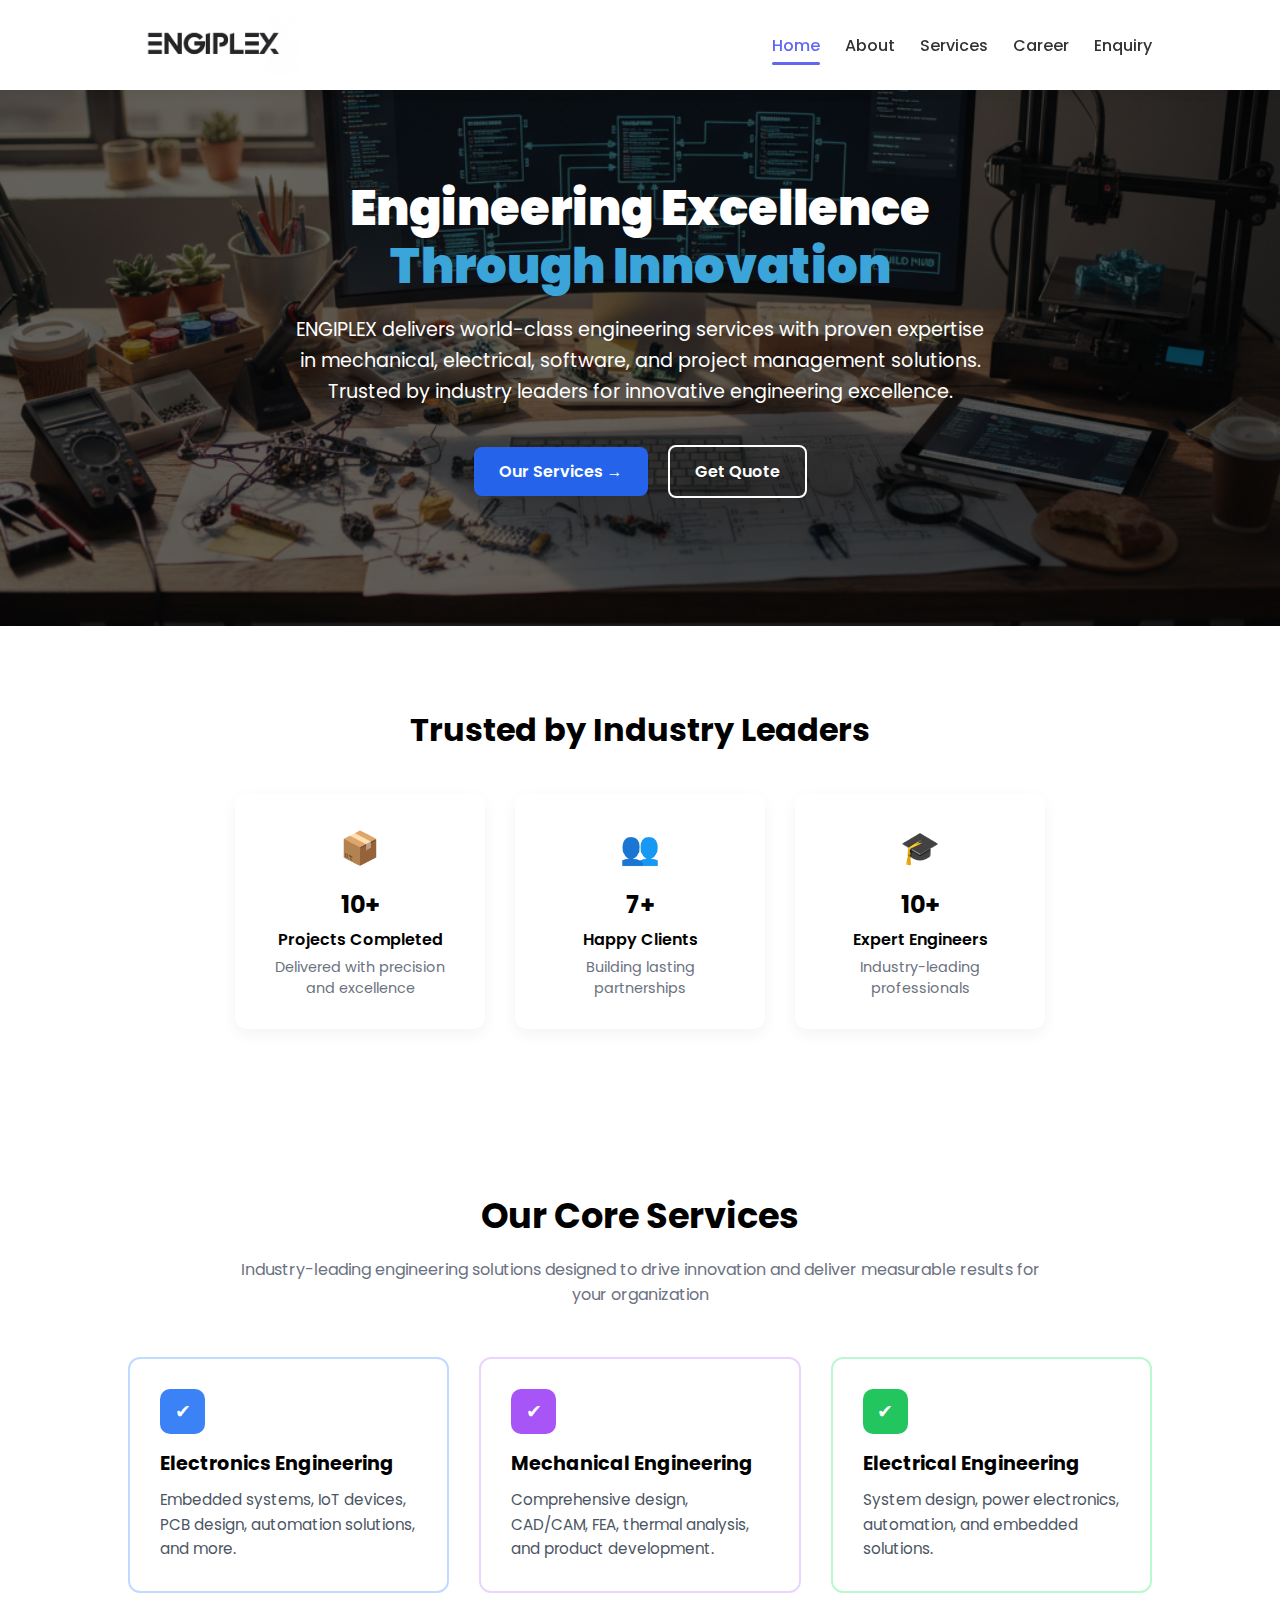
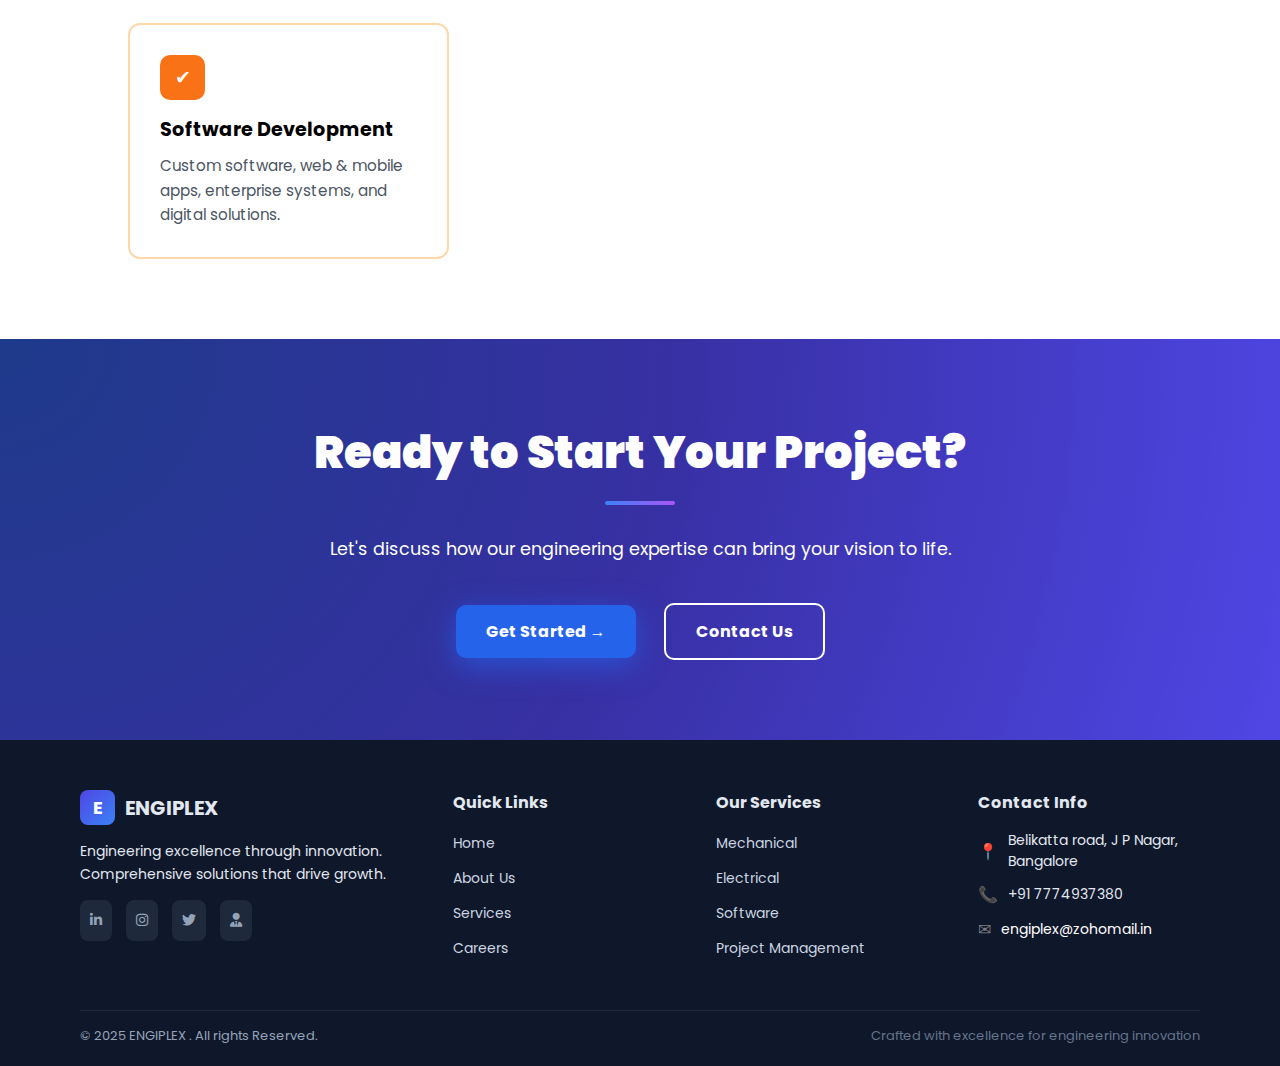
<file: index.html>
<!DOCTYPE html>
<html lang="en">
<head>
  <meta charset="UTF-8" />
  <meta name="viewport" content="width=device-width, initial-scale=1" />
  <title>ENGIPLEX</title>
  <link rel="icon" type="image/x-icon" href="/letter-e.png">
  <link rel="stylesheet" href="style.css" />
  <link href="https://fonts.googleapis.com/css2?family=Poppins:wght@300;400;500;600;700&display=swap" rel="stylesheet">
  <link rel="stylesheet" href="https://cdnjs.cloudflare.com/ajax/libs/font-awesome/6.4.0/css/all.min.css" />
</head>
<body>
  <!-- Navbar -->
<header>
  <div class="logo">
    <img src="./WhatsApp Image 2025-09-23 at 20.38.59.jpeg" 
         alt="Engiplex" class="logo-img">
  </div>

  <!-- Hamburger -->
  <button class="hamburger" id="hamburger">&#9776;</button>

  <!-- Nav menu -->
  <nav class="nav-menu" id="nav-menu">
    <ul>
      <li><a href="./index.html" class="active">Home</a></li>
      <li><a href="./about.html">About</a></li>
      <li><a href="./services.html">Services</a></li>
      <li><a href="./career.html">Career</a></li>
      <li><a href="./Enquiry.html">Enquiry</a></li>
    </ul>
  </nav>
</header>

  <div class="spacer"></div>

  <!-- Hero Section -->
  <section class="hero">
    <div class="hero-content">
      <h1>
        Engineering Excellence <br />
        <span>Through Innovation</span>
      </h1>
      <p>
        ENGIPLEX delivers world-class engineering services with proven expertise in mechanical,
        electrical, software, and project management solutions. Trusted by industry leaders for
        innovative engineering excellence.
      </p>
      <a href="./services.html" class="btn btn-primary">Our Services →</a>
      <a href="./Enquiry.html" class="btn btn-outline">Get Quote</a>
    </div>
  </section>

  <!-- Stats Section -->
  <section class="stats">
    <h2>Trusted by Industry Leaders</h2>
    <div class="stats-container">
      <div class="stat-box blue">
        <div class="icon">📦</div>
        <h3>10+</h3>
        <p>Projects Completed</p>
        <span>Delivered with precision and excellence</span>
      </div>
      <div class="stat-box purple">
        <div class="icon">👥</div>
        <h3>7+</h3>
        <p>Happy Clients</p>
        <span>Building lasting partnerships</span>
      </div>
      <div class="stat-box green">
        <div class="icon">🎓</div>
        <h3>10+</h3>
        <p>Expert Engineers</p>
        <span>Industry-leading professionals</span>
      </div>
    </div>
  </section>

  <!-- Services -->
  <section class="services" id="services">
    <h2>Our Core Services</h2>
    <p class="subtitle">
      Industry-leading engineering solutions designed to drive innovation and deliver measurable 
      results for your organization
    </p>

    <div class="services-container">
      <div class="service-box blue">
        <div class="icon">✔</div>
        <h3>Electronics Engineering</h3>
        <p>Embedded systems, IoT devices, PCB design, automation solutions, and more.</p>
      </div>

      <div class="service-box purple">
        <div class="icon">✔</div>
        <h3>Mechanical Engineering</h3>
        <p>Comprehensive design, CAD/CAM, FEA, thermal analysis, and product development.</p>
      </div>

      <div class="service-box green">
        <div class="icon">✔</div>
        <h3>Electrical Engineering</h3>
        <p>System design, power electronics, automation, and embedded solutions.</p>
      </div>

      <div class="service-box orange">
        <div class="icon">✔</div>
        <h3>Software Development</h3>
        <p>Custom software, web & mobile apps, enterprise systems, and digital solutions.</p>
      </div>
    </div>
  </section>

  <!-- CTA -->
  <section class="cta">
    <div class="cta-content">
      <h2>Ready to Start Your Project?</h2>
      <div class="underline"></div>
      <p>Let's discuss how our engineering expertise can bring your vision to life.</p>
      <div class="cta-buttons">
        <a href="./Enquiry.html" class="btn btn-primary">Get Started →</a>
        <a href="./Enquiry.html" class="btn btn-outline">Contact Us</a>
      </div>
    </div>
  </section>

  <!-- Footer -->
  <footer>
    <div class="footer-container">
      <div class="footer-logo">
        <h2><span>E</span> ENGIPLEX</h2>
        <p>Engineering excellence through innovation. Comprehensive solutions that drive growth.</p>
        <div class="social-icons">
          <a href="https://www.linkedin.com/in/engiplex-solutions-1778b5385/"><i class="fa-brands fa-linkedin-in"></i></a>
          <a href="https://www.instagram.com/engiplex_solutions?igsh=ajIwdDNiMGxyZDZq"><i class="fa-brands fa-instagram"></i></a>
          <a href="https://x.com/engiplex?t=Xqmq5yQacJiOhjnsV5-pFg&s=08"><i class="fa-brands fa-twitter"></i></a>
          <a href="./admin.html" class="login-btn"><i class="fa-solid fa-user-tie"></i></a>
        </div>
      </div>

      <div>
        <h3>Quick Links</h3>
        <ul>
          <li><a href="./index.html">Home</a></li>
          <li><a href="./about.html">About Us</a></li>
          <li><a href="./services.html">Services</a></li>
          <li><a href="./career.html">Careers</a></li>
        </ul>
      </div>

      <div>
        <h3>Our Services</h3>
        <ul>
          <li><a href="./services.html">Mechanical</a></li>
          <li><a href="./services.html">Electrical</a></li>
          <li><a href="./services.html">Software</a></li>
          <li><a href="./services.html">Project Management</a></li>
        </ul>
      </div>

      <div class="contact-info">
        <h3>Contact Info</h3>
        <p><span>📍</span> Belikatta road, J P Nagar, Bangalore</p>
        <p><span>📞</span> +91 7774937380</p>
        <p><span>✉</span> <a id="ml" href="mailto:engiplex@zohomail.in">engiplex@zohomail.in</a></p>
      </div>
    </div>

    <div class="footer-bottom">
      <p>© 2025 ENGIPLEX . All rights Reserved.</p>
      <p><span>Crafted with excellence for engineering innovation</span></p>
    </div>
  </footer>
  <script>
// Hamburger menu toggle
const hamburger = document.querySelector('.hamburger');
const navMenu = document.querySelector('.nav-menu');

hamburger.addEventListener('click', () => {
  navMenu.classList.toggle('show');
});

// Close mobile menu when a link is clicked
document.querySelectorAll('.nav-menu ul li a').forEach(link => {
  link.addEventListener('click', () => {
    navMenu.classList.remove('show');
  });
});


  </script>
</body>
</html>
</file>
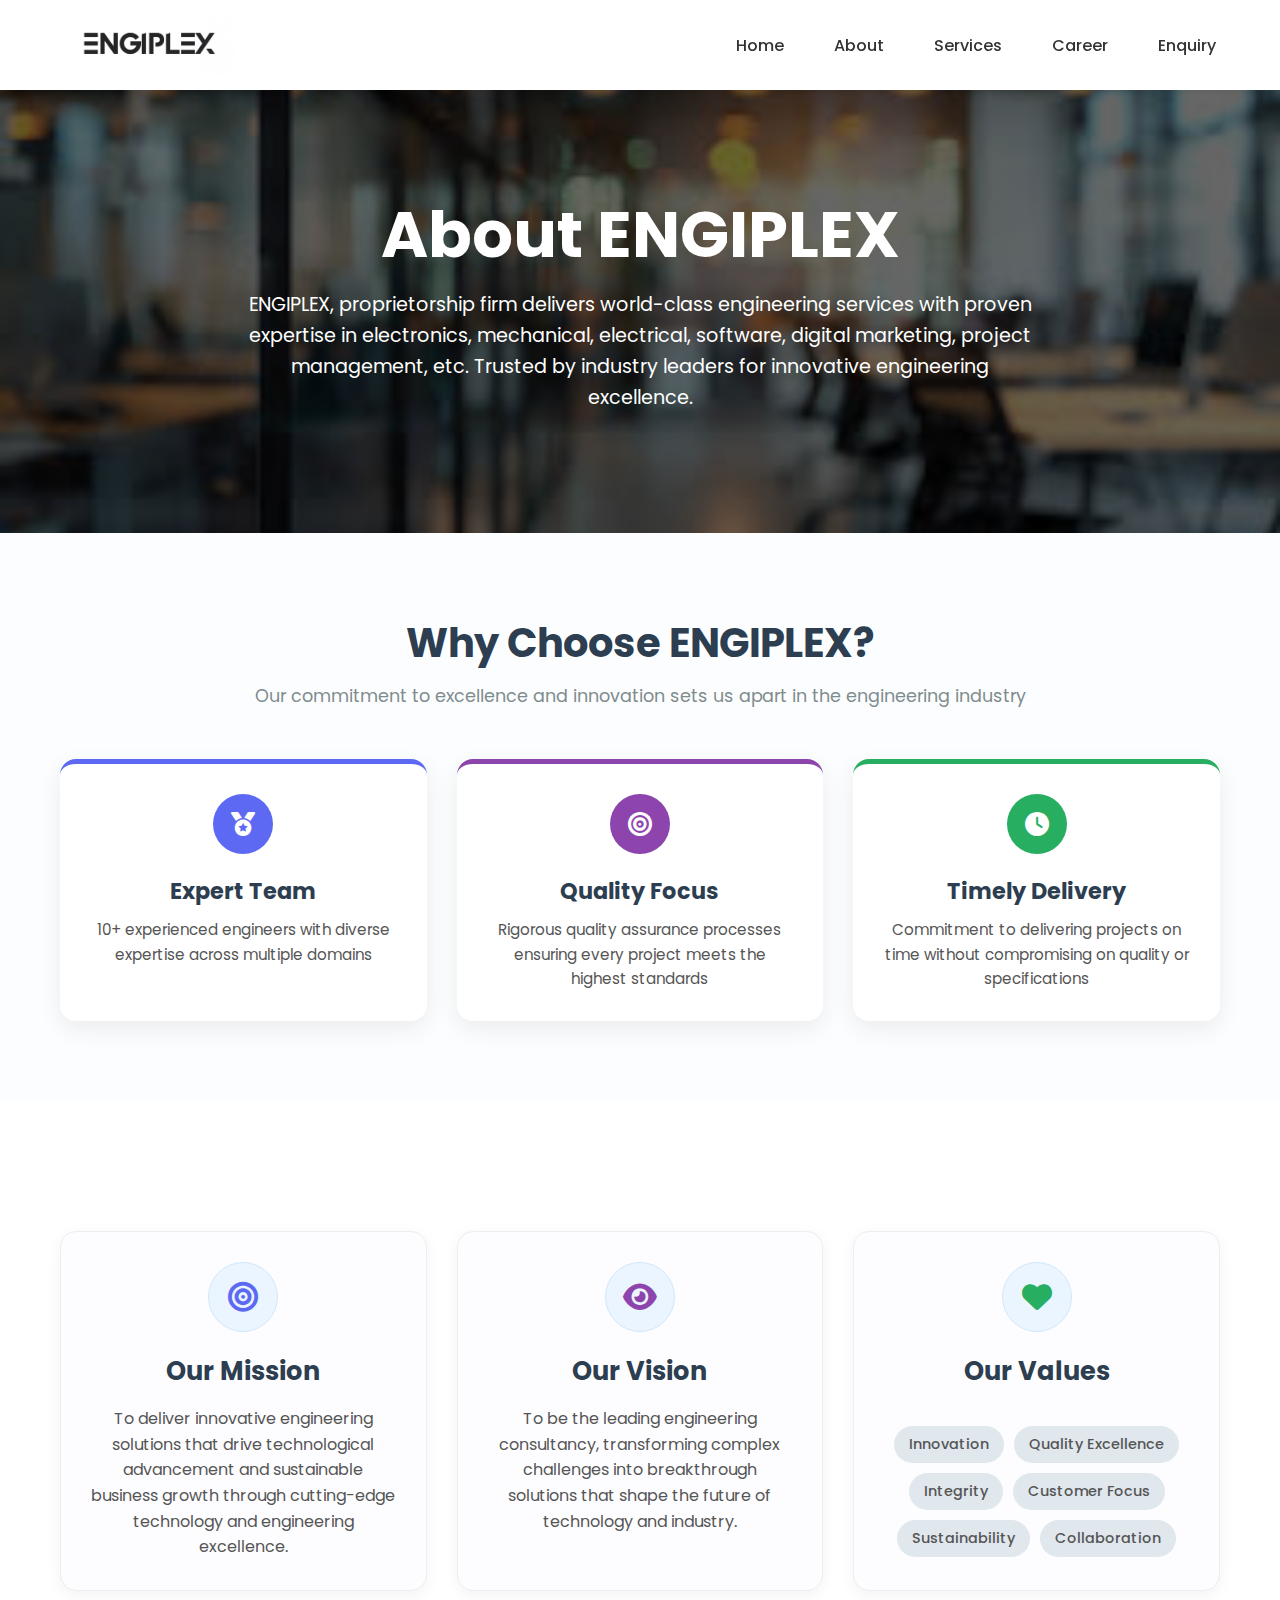
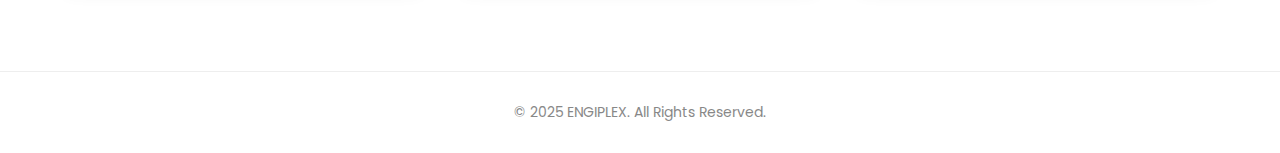
<file: about.html>
<!DOCTYPE html>
<html lang="en">
<head>
  <meta charset="UTF-8">
  <meta name="viewport" content="width=device-width, initial-scale=1.0">
  <title>About Us - ENGIPLEX</title>
  <link rel="stylesheet" href="./style.css">
  <link rel="stylesheet" href="./about.css">
  <link rel="preconnect" href="https://fonts.googleapis.com">
  <link rel="preconnect" href="https://fonts.gstatic.com" crossorigin>
  <link href="https://fonts.googleapis.com/css2?family=Poppins:wght@400;500;600;700&display=swap" rel="stylesheet">
  <link rel="stylesheet" href="https://cdnjs.cloudflare.com/ajax/libs/font-awesome/6.4.2/css/all.min.css">
</head>
<body>

  <!-- Navbar/Header -->
  <header>
    <div class="logo">
      <img src="./WhatsApp Image 2025-09-23 at 20.38.59.jpeg" alt="Engiplex" class="logo-img">
    </div>

    <!-- Hamburger -->
    <button class="hamburger">&#9776;</button>

    <!-- Nav menu -->
    <nav class="nav-menu">
      <ul>
        <li><a href="./index.html">Home</a></li>
        <li><a href="./about.html" class="active">About</a></li>
        <li><a href="./services.html">Services</a></li>
        <li><a href="./career.html">Career</a></li>
        <li><a href="./Enquiry.html">Enquiry</a></li>
      </ul>
    </nav>
  </header>

  <div class="spacer"></div>

  <main>
    <!-- Hero Section -->
    <section class="hero-section">
      <div class="hero-content">
        <h1>About <br>ENGIPLEX</h1>
        <p>ENGIPLEX, proprietorship firm delivers world-class engineering services with proven expertise in electronics, mechanical, electrical, software, digital marketing, project management, etc. Trusted by industry leaders for innovative engineering excellence.</p>
      </div>
    </section>

    <!-- Why Choose Us -->
    <section class="section-padded why-choose-us">
      <div class="container">
        <h2 class="section-title">Why Choose ENGIPLEX?</h2>
        <p class="section-subtitle">Our commitment to excellence and innovation sets us apart in the engineering industry</p>

        <div class="features-grid">
          <div class="feature-card team">
            <div class="card-icon"><i class="fas fa-medal"></i></div>
            <h3>Expert Team</h3>
            <p>10+ experienced engineers with diverse expertise across multiple domains</p>
          </div>
          <div class="feature-card quality">
            <div class="card-icon"><i class="fas fa-bullseye"></i></div>
            <h3>Quality Focus</h3>
            <p>Rigorous quality assurance processes ensuring every project meets the highest standards</p>
          </div>
          <div class="feature-card delivery">
            <div class="card-icon"><i class="fas fa-clock"></i></div>
            <h3>Timely Delivery</h3>
            <p>Commitment to delivering projects on time without compromising on quality or specifications</p>
          </div>
        </div>
      </div>
    </section>

    <!-- Mission, Vision, Values -->
    <section class="section-padded mvv-section">
      <div class="container">
        <div class="mvv-grid">
          <div class="mvv-item mission">
            <div class="item-icon"><i class="fas fa-bullseye"></i></div>
            <h3>Our Mission</h3>
            <p>To deliver innovative engineering solutions that drive technological advancement and sustainable business growth through cutting-edge technology and engineering excellence.</p>
          </div>
          <div class="mvv-item vision">
            <div class="item-icon"><i class="fas fa-eye"></i></div>
            <h3>Our Vision</h3>
            <p>To be the leading engineering consultancy, transforming complex challenges into breakthrough solutions that shape the future of technology and industry.</p>
          </div>
          <div class="mvv-item values">
            <div class="item-icon"><i class="fas fa-heart"></i></div>
            <h3>Our Values</h3>
            <div class="values-tags">
              <span>Innovation</span>
              <span>Quality Excellence</span>
              <span>Integrity</span>
              <span>Customer Focus</span>
              <span>Sustainability</span>
              <span>Collaboration</span>
            </div>
          </div>
        </div>
      </div>
    </section>
  </main>

  <footer>
    &copy; 2025 ENGIPLEX. All Rights Reserved.
  </footer>

  <!-- JS for navbar -->
  <script>
    const hamburger = document.querySelector('.hamburger');
    const navMenu = document.querySelector('.nav-menu');

    hamburger.addEventListener('click', () => {
      navMenu.classList.toggle('show');
    });

    document.querySelectorAll('.nav-menu ul li a').forEach(link => {
      link.addEventListener('click', () => {
        navMenu.classList.remove('show');
      });
    });

    // Highlight active page dynamically
    const currentPage = location.pathname.split("/").pop();
    document.querySelectorAll('.nav-menu ul li a').forEach(link => {
      if(link.getAttribute('href') === currentPage) {
        link.classList.add('active');
      } else {
        link.classList.remove('active');
      }
    });
  </script>

</body>
</html>
</file>
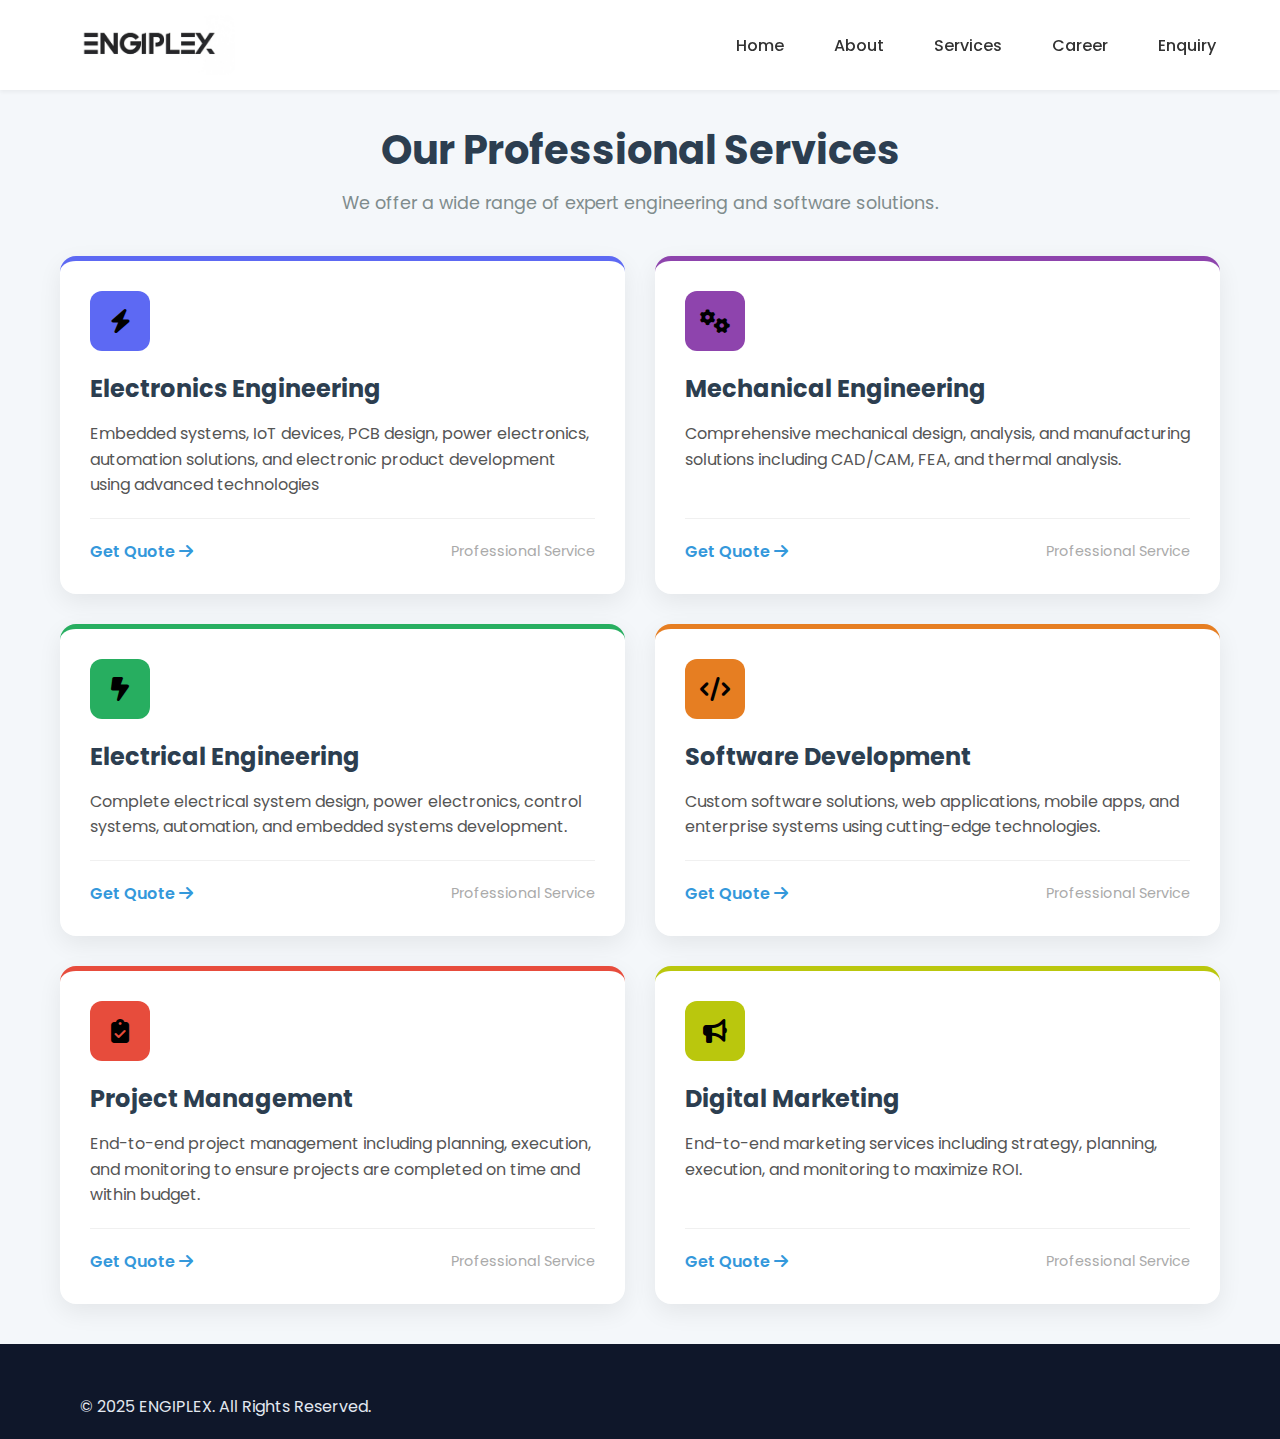
<file: services.html>
<!DOCTYPE html>
<html lang="en">
<head>
  <meta charset="UTF-8">
  <meta name="viewport" content="width=device-width, initial-scale=1.0">
  <title>Our Services - ENGIPLEX</title>
  <link rel="stylesheet" href="./style.css">
  <link rel="stylesheet" href="./services.css">
  <link rel="preconnect" href="https://fonts.googleapis.com">
  <link rel="preconnect" href="https://fonts.gstatic.com" crossorigin>
  <link href="https://fonts.googleapis.com/css2?family=Poppins:wght@400;500;600;700&display=swap" rel="stylesheet">
  <link rel="stylesheet" href="https://cdnjs.cloudflare.com/ajax/libs/font-awesome/6.4.2/css/all.min.css">
</head>
<body>

  <!-- Navbar/Header -->
  <header>
    <div class="logo">
      <img src="./WhatsApp Image 2025-09-23 at 20.38.59.jpeg" alt="Engiplex" class="logo-img">
    </div>

    <!-- Hamburger -->
    <button class="hamburger">&#9776;</button>

    <!-- Nav menu -->
    <nav class="nav-menu">
      <ul>
        <li><a href="./index.html">Home</a></li>
        <li><a href="./about.html">About</a></li>
        <li><a href="./services.html" class="active">Services</a></li>
        <li><a href="./career.html">Career</a></li>
        <li><a href="./Enquiry.html">Enquiry</a></li>
      </ul>
    </nav>
  </header>

  <div class="spacer"></div>

  <main class="container">
    <div class="page-header">
      <h1>Our Professional Services</h1>
      <p>We offer a wide range of expert engineering and software solutions.</p>
    </div>

    <div class="services-grid">
      <div class="service-card vlsi">
        <div class="card-icon"><i class="fas fa-bolt"></i></div>
        <h3>Electronics Engineering</h3>
        <p>Embedded systems, IoT devices, PCB design, power electronics, automation solutions, and electronic product development using advanced technologies</p>
        <div class="card-footer">
          <a href="./Enquiry.html">Get Quote <i class="fas fa-arrow-right"></i></a>
          <span>Professional Service</span>
        </div>
      </div>

      <div class="service-card mechanical">
        <div class="card-icon"><i class="fas fa-cogs"></i></div>
        <h3>Mechanical Engineering</h3>
        <p>Comprehensive mechanical design, analysis, and manufacturing solutions including CAD/CAM, FEA, and thermal analysis.</p>
        <div class="card-footer">
          <a href="./Enquiry.html">Get Quote <i class="fas fa-arrow-right"></i></a>
          <span>Professional Service</span>
        </div>
      </div>

      <div class="service-card electrical">
        <div class="card-icon"><i class="fas fa-bolt-lightning"></i></div>
        <h3>Electrical Engineering</h3>
        <p>Complete electrical system design, power electronics, control systems, automation, and embedded systems development.</p>
        <div class="card-footer">
          <a href="./Enquiry.html">Get Quote <i class="fas fa-arrow-right"></i></a>
          <span>Professional Service</span>
        </div>
      </div>

      <div class="service-card software">
        <div class="card-icon"><i class="fas fa-code"></i></div>
        <h3>Software Development</h3>
        <p>Custom software solutions, web applications, mobile apps, and enterprise systems using cutting-edge technologies.</p>
        <div class="card-footer">
          <a href="./Enquiry.html">Get Quote <i class="fas fa-arrow-right"></i></a>
          <span>Professional Service</span>
        </div>
      </div>

      <div class="service-card project-management">
        <div class="card-icon"><i class="fas fa-clipboard-check"></i></div>
        <h3>Project Management</h3>
        <p>End-to-end project management including planning, execution, and monitoring to ensure projects are completed on time and within budget.</p>
        <div class="card-footer">
          <a href="./Enquiry.html">Get Quote <i class="fas fa-arrow-right"></i></a>
          <span>Professional Service</span>
        </div>
      </div>

      <div class="service-card digital-marketing">
        <div class="card-icon"><i class="fas fa-bullhorn"></i></div>
        <h3>Digital Marketing</h3>
        <p>End-to-end marketing services including strategy, planning, execution, and monitoring to maximize ROI.</p>
        <div class="card-footer">
          <a href="./Enquiry.html">Get Quote <i class="fas fa-arrow-right"></i></a>
          <span>Professional Service</span>
        </div>
      </div>
    </div>
  </main>

  <footer>
    &copy; 2025 ENGIPLEX. All Rights Reserved.
  </footer>

  <!-- JS for navbar -->
  <script>
    const hamburger = document.querySelector('.hamburger');
    const navMenu = document.querySelector('.nav-menu');

    hamburger.addEventListener('click', () => {
      navMenu.classList.toggle('show');
    });

    document.querySelectorAll('.nav-menu ul li a').forEach(link => {
      link.addEventListener('click', () => {
        navMenu.classList.remove('show');
      });
    });

    // Highlight active page dynamically
    const currentPage = location.pathname.split("/").pop();
    document.querySelectorAll('.nav-menu ul li a').forEach(link => {
      if(link.getAttribute('href') === currentPage) {
        link.classList.add('active');
      } else {
        link.classList.remove('active');
      }
    });
  </script>

</body>
</html>
</file>
<file: about.css>
/* General Body Styles */
body {
    font-family: 'Poppins', sans-serif;
    margin: 0;
    background-color: #f4f7fa;
    color: #333;
}

/* Header Styles (Consistent with other pages) */
header {
    background-color: #ffffff;
    padding: 15px 5%;
    display: flex;
    justify-content: space-between;
    align-items: center;
    box-shadow: 0 2px 4px rgba(0,0,0,0.05);
}

.logo {
    font-size: 24px;
    font-weight: 700;
    color: #2c3e50;
}

.logo-e {
    background-color: #8e44ad;
    color: white;
    padding: 5px 12px;
    border-radius: 8px;
    margin-right: 5px;
}

header nav a {
    margin-left: 25px;
    text-decoration: none;
    color: #555;
    font-weight: 500;
    transition: color 0.3s ease;
}

header nav a:hover, header nav a.active {
    color: #3498db;
}

header nav a i {
    margin-right: 5px;
}

/* Main Content & Container */
.container {
    width: 100%;
    max-width: 1200px;
    margin: 0 auto;
    padding: 0 20px;
    box-sizing: border-box;
}

.section-padded {
    padding: 80px 0;
}

.section-title {
    font-size: 2.5rem;
    color: #2c3e50;
    text-align: center;
    margin-bottom: 10px;
}

.section-subtitle {
    font-size: 1.1rem;
    color: #7f8c8d;
    text-align: center;
    margin-bottom: 40px;
    max-width: 800px;
    margin-left: auto;
    margin-right: auto;
}

/* Hero Section */
.hero-section {
    background: linear-gradient(rgba(0,0,0,0.6), rgba(0,0,0,0.6)), url('./backgroung.jpeg') no-repeat center center/cover;
    color: white;
    text-align: center;
    padding: 120px 20px;
    display: flex;
    align-items: center;
    justify-content: center;
    min-height: 450px; /* Adjust as needed */
}

.hero-content h1 {
    font-size: 4rem;
    margin: 0;
    line-height: 1.1;
}

.hero-content h1 br {
    display: none; /* Hide line break on larger screens if desired, or adjust as needed */
}

.hero-content p {
    font-size: 1.2rem;
    max-width: 800px;
    margin: 20px auto 0 auto;
    line-height: 1.6;
}

/* Why Choose Us Features Grid */
.why-choose-us {
    background-color: #fcfdff;
}

.features-grid {
    display: grid;
    grid-template-columns: repeat(3, 1fr);
    gap: 30px;
    margin-top: 50px;
}

.feature-card {
    background: #ffffff;
    padding: 30px;
    border-radius: 16px;
    border-top: 5px solid;
    box-shadow: 0 8px 25px rgba(0,0,0,0.07);
    text-align: center;
    transition: transform 0.3s ease, box-shadow 0.3s ease;
}

.feature-card:hover {
    transform: translateY(-5px);
    box-shadow: 0 16px 45px rgba(0, 225, 255, 0.15);
}

.feature-card .card-icon {
    width: 60px;
    height: 60px;
    border-radius: 50%;
    display: flex;
    align-items: center;
    justify-content: center;
    margin: 0 auto 20px auto;
}

.feature-card .card-icon i {
    color: #fff;
    font-size: 24px;
}

.feature-card h3 {
    font-size: 1.4rem;
    margin: 0 0 10px 0;
    color: #2c3e50;
}

.feature-card p {
    color: #555;
    line-height: 1.6;
    font-size: 0.95rem;
}

/* Feature Card Colors */
.feature-card.team { border-color: #5d69f3; }
.feature-card.team .card-icon { background-color: #5d69f3; }

.feature-card.quality { border-color: #8e44ad; }
.feature-card.quality .card-icon { background-color: #8e44ad; }

.feature-card.delivery { border-color: #27ae60; }
.feature-card.delivery .card-icon { background-color: #27ae60; }


/* Mission, Vision, Values Section */
.mvv-section {
    background-color: #ffffff;
}

.mvv-grid {
    display: grid;
    grid-template-columns: repeat(3, 1fr);
    gap: 30px;
    margin-top: 50px;
    text-align: center;
}

.mvv-item {
    background: #fdfdff;
    padding: 30px;
    border-radius: 16px;
    border: 1px solid #eee;
    box-shadow: 0 4px 15px rgba(0,0,0,0.05);
    display: flex;
    flex-direction: column;
    align-items: center;
}

.mvv-item .item-icon {
    width: 70px;
    height: 70px;
    border-radius: 50%;
    display: flex;
    align-items: center;
    justify-content: center;
    margin-bottom: 20px;
    background-color: #ebf5ff; /* Light blue base */
    border: 1px solid #d0e7fb;
}

.mvv-item .item-icon i {
    font-size: 30px;
    color: #3498db; /* Default icon color */
}

/* Specific icon colors for MVV */
.mvv-item.mission .item-icon i { color: #5d69f3; } /* Matches team */
.mvv-item.vision .item-icon i { color: #8e44ad; } /* Matches quality */
.mvv-item.values .item-icon i { color: #27ae60; } /* Matches delivery */


.mvv-item h3 {
    font-size: 1.6rem;
    margin: 0 0 15px 0;
    color: #2c3e50;
}

.mvv-item p {
    color: #555;
    line-height: 1.6;
    font-size: 1rem;
}

.values-tags {
    margin-top: 20px;
    display: flex;
    flex-wrap: wrap;
    justify-content: center;
    gap: 10px;
}

.values-tags span {
    background-color: #e0e7ed;
    color: #555;
    padding: 8px 15px;
    border-radius: 20px;
    font-size: 0.9rem;
    font-weight: 500;
}

/* Achievements Section */
.achievements-section {
    background-color: #fcfdff;
}


/* Footer (Consistent with other pages) */
footer {
    text-align: center;
    padding: 30px;
    color: #888;
    font-size: 14px;
    background-color: #ffffff;
    border-top: 1px solid #eee;
}

/* Responsive Design */
@media (max-width: 992px) {
    .hero-content h1 {
        font-size: 3rem;
    }
    .features-grid, .mvv-grid {
        grid-template-columns: 1fr; /* Stack cards in a single column */
    }
    .mvv-section .container {
        padding-top: 40px;
        padding-bottom: 40px;
    }
}

@media (max-width: 768px) {
    header nav {
        display: none; /* Hide navigation on small screens */
    }
    .hero-section {
        padding: 80px 15px;
        min-height: 350px;
    }
    .hero-content h1 {
        font-size: 2.5rem;
    }
    .hero-content p {
        font-size: 1rem;
    }
    .section-padded {
        padding: 60px 0;
    }
    .section-title {
        font-size: 2rem;
    }
    .section-subtitle {
        font-size: 0.9rem;
        margin-bottom: 30px;
    }
    .feature-card, .mvv-item {
        padding: 25px;
    }
    .feature-card h3, .mvv-item h3 {
        font-size: 1.3rem;
    }
}

@media (max-width: 480px) {
    .hero-content h1 {
        font-size: 2rem;
    }
    .hero-content p {
        font-size: 0.9rem;
    }
}
</file>
<file: services.css>
/* General Body Styles */
body {
    font-family: 'Poppins', sans-serif;
    margin: 0;
    background-color: #f4f7fa;
    color: #333;
}

/* Header Styles (Consistent with other pages) */
header {
    background-color: #ffffff;
    padding: 15px 5%;
    display: flex;
    justify-content: space-between;
    align-items: center;
    box-shadow: 0 2px 4px rgba(0,0,0,0.05);
}

.logo {
    font-size: 24px;
    font-weight: 700;
    color: #2c3e50;
}

.logo-e {
    background-color: #8e44ad;
    color: white;
    padding: 5px 12px;
    border-radius: 8px;
    margin-right: 5px;
}

header nav a {
    margin-left: 25px;
    text-decoration: none;
    color: #555;
    font-weight: 500;
    transition: color 0.3s ease;
}

header nav a:hover, header nav a.active {
    color: #3498db;
}

header nav a i {
    margin-right: 5px;
}

/* Main Content & Container */
.container {
    width: 100%;
    max-width: 1200px;
    margin: 40px auto;
    padding: 0 20px;
    box-sizing: border-box;
}

.page-header {
    text-align: center;
    margin-bottom: 40px;
}

.page-header h1 {
    font-size: 2.5rem;
    color: #2c3e50;
    margin-bottom: 10px;
}

.page-header p {
    font-size: 1.1rem;
    color: #7f8c8d;
}

/* Services Grid Layout */
.services-grid {
    display: grid;
    grid-template-columns: repeat(2, 1fr);
    gap: 30px;
}

/* Service Card General Styles */
.service-card {
    background: #ffffff;
    padding: 30px;
    border-radius: 16px;
    border-top: 5px solid; /* Color will be set by specific class */
    box-shadow: 0 8px 25px rgba(0,0,0,0.07);
    display: flex;
    flex-direction: column;
    transition: transform 0.3s ease, box-shadow 0.3s ease;
}

.service-card:hover {
    transform: translateY(-5px);
    box-shadow: 0 12px 35px rgba(0,0,0,0.1);
}

.card-icon {
    width: 60px;
    height: 60px;
    border-radius: 12px;
    display: flex;
    align-items: center;
    justify-content: center;
    margin-bottom: 20px;
}

.card-icon i {
    color: #000000;
    font-size: 24px;
}

.service-card h3 {
    font-size: 1.5rem;
    margin: 0 0 15px 0;
    color: #2c3e50;
}

.service-card p {
    color: #555;
    line-height: 1.6;
    flex-grow: 1; /* Pushes the footer down */
}

.card-footer {
    display: flex;
    justify-content: space-between;
    align-items: center;
    margin-top: 20px;
    padding-top: 20px;
    border-top: 1px solid #f0f0f0;
}

.card-footer a {
    text-decoration: none;
    color: #3498db;
    font-weight: 600;
}

.card-footer span {
    font-size: 0.9rem;
    color: #aaa;
}


/* Color Themes for Cards */
:root {
    --vlsi-color: #5d69f3;
    --mech-color: #8e44ad;
    --elec-color: #27ae60;
    --soft-color: #e67e22;
    --proj-color: #e74c3c;
    --digi-color: #bac70d;
}

.service-card.vlsi { border-color: var(--vlsi-color); }
.service-card.vlsi .card-icon { background-color: var(--vlsi-color); }

.service-card.mechanical { border-color: var(--mech-color); }
.service-card.mechanical .card-icon { background-color: var(--mech-color); }

.service-card.electrical { border-color: var(--elec-color); }
.service-card.electrical .card-icon { background-color: var(--elec-color); }

.service-card.software { border-color: var(--soft-color); }
.service-card.software .card-icon { background-color: var(--soft-color); }

.service-card.project-management { border-color: var(--proj-color); }
.service-card.project-management .card-icon { background-color: var(--proj-color); }

.service-card.digital-marketing{ border-color: var(--digi-color);}
.service-card.digital-marketing .card-icon{ background-color: var(--digi-color); }


/* Responsive Design for smaller screens */
@media (max-width: 992px) {
    .services-grid {
        grid-template-columns: 1fr; /* Stack cards in a single column */
    }
}
@media (max-width: 768px) {
     header nav {
        display: none; /* Simple responsive tweak for header */
    }
}
</file>
<file: style.css>
/* Reset */
* {
  margin: 0;
  padding: 0;
  box-sizing: border-box;
  font-family: "Poppins", sans-serif;
}

/* Navbar/Header */
header {
  position: fixed;
  top: 0;
  left: 0;
  width: 100%;
  background: #fff;
  box-shadow: 0 2px 10px rgba(0,0,0,0.08);
  display: flex;
  align-items: center;
  justify-content: space-between;
  padding: 15px 10%;
  z-index: 1000;
}

/* Logo */
header .logo {
  font-size: 1.3rem;
  font-weight: bold;
  color: #6366f1;
  display: flex;
  align-items: center;
  gap: 8px;
}

header .logo img {
  height: 60px;
  border-radius: 10px;
}

/* Nav menu */
.nav-menu {
  display: flex;
  position: relative;
}

.nav-menu ul {
  display: flex;
  list-style: none;
  gap: 25px;
}

.nav-menu ul li a {
  text-decoration: none;
  color: #333;
  font-weight: 500;
  padding-bottom: 8px;
  position: relative;
  transition: color 0.3s;
}

.nav-menu ul li a.active,
.nav-menu ul li a:hover {
  color: #6366f1;
}

.nav-menu ul li a.active::after {
  content: "";
  position: absolute;
  height: 3px;
  width: 100%;
  background: #6366f1;
  border-radius: 5px;
  bottom: 0;
  left: 0;
}

/* Hamburger icon */
.hamburger {
  display: none;
  font-size: 1.8rem;
  background: none;
  border: none;
  color: #333;
  cursor: pointer;
  z-index: 1001;
}

/* Spacer to prevent content overlap */
.spacer {
  height: 80px;
}

/* Hero Section */
.hero {
  position: relative;
  padding: 100px 10% 120px;
  text-align: center;
  color: white;
  background-image: url(./Gemini_Generated_Image_7ctzi47ctzi47ctz.png);
  background-size: cover;
  background-position: center;
  background-repeat: no-repeat;
  overflow: hidden;
}

.hero::before {
  content: "";
  position: absolute;
  top: 0; left: 0; right: 0; bottom: 0;
  background: rgba(0, 0, 0, 0.6);
  z-index: 1;
}

.hero-content {
  position: relative;
  z-index: 2;
  max-width: 800px;
  margin: 0 auto;
}

.hero h1 {
  font-size: 3rem;
  font-weight: 900;
  margin-bottom: 20px;
  line-height: 1.2;
}

.hero h1 span {
  color: #3ba5d9;
}

.hero p {
  font-size: 1.2rem;
  font-weight: 400;
  max-width: 700px;
  margin: 0 auto 30px auto;
  line-height: 1.6;
  color: white;
}

.btn {
  display: inline-block;
  padding: 12px 25px;
  border-radius: 8px;
  font-weight: 600;
  text-decoration: none;
  margin: 8px;
  transition: all 0.3s;
  font-size: 1rem;
}

.btn-primary {
  background: #2563eb;
  color: white;
}

.btn-primary:hover {
  background: #1d4ed8;
}

.btn-outline {
  border: 2px solid white;
  color: white;
  background: transparent;
}

.btn-outline:hover {
  background: white;
  color: #2563eb;
}

/* Stats Section */
.stats {
  text-align: center;
  padding: 80px 10%;
  background: #fff;
}

.stats h2 {
  font-size: 2rem;
  font-weight: bold;
  margin-bottom: 40px;
}

.stats-container {
  display: flex;
  justify-content: center;
  gap: 30px;
  flex-wrap: wrap;
}

.stat-box {
  background: white;
  border-radius: 12px;
  padding: 30px;
  width: 250px;
  text-align: center;
  box-shadow: 0 5px 15px rgba(0,0,0,0.05);
  transition: all 0.3s;
}

.stat-box:hover {
  transform: translateY(-8px);
  box-shadow: 0 8px 25px rgba(0,0,0,0.1);
}

.stat-box .icon {
  font-size: 2rem;
  margin-bottom: 15px;
}

.stat-box h3 {
  font-size: 1.5rem;
  font-weight: 700;
}

.stat-box p {
  font-size: 1rem;
  font-weight: 600;
  margin-top: 5px;
}

.stat-box span {
  font-size: 0.9rem;
  color: #6b7280;
  display: block;
  margin-top: 5px;
}

/* Services Section */
.services {
  text-align: center;
  padding: 80px 10%;
  background: white;
}

.services h2 {
  font-size: 2.2rem;
  font-weight: bold;
  margin-bottom: 15px;
}

.services .subtitle {
  color: #6b7280;
  font-size: 1rem;
  margin-bottom: 50px;
  max-width: 800px;
  margin-left: auto;
  margin-right: auto;
}

.services-container {
  display: grid;
  grid-template-columns: repeat(auto-fit, minmax(250px, 1fr));
  gap: 30px;
}

.service-box {
  background: white;
  border: 2px solid #e5e7eb;
  border-radius: 12px;
  padding: 30px;
  text-align: left;
  transition: all 0.3s;
}

.service-box:hover {
  transform: translateY(-8px);
  box-shadow: 0 8px 20px rgba(0,0,0,0.05);
}

.service-box .icon {
  width: 45px;
  height: 45px;
  border-radius: 10px;
  display: flex;
  align-items: center;
  justify-content: center;
  font-size: 1.2rem;
  margin-bottom: 15px;
  color: white;
}

.service-box.blue { border-color: #bfdbfe; }
.service-box.blue .icon { background: #3b82f6; }

.service-box.purple { border-color: #e9d5ff; }
.service-box.purple .icon { background: #a855f7; }

.service-box.green { border-color: #bbf7d0; }
.service-box.green .icon { background: #22c55e; }

.service-box.orange { border-color: #fed7aa; }
.service-box.orange .icon { background: #f97316; }

.service-box h3 {
  font-size: 1.2rem;
  font-weight: 700;
  margin-bottom: 10px;
}

.service-box p {
  font-size: 0.95rem;
  color: #4b5563;
  line-height: 1.6;
}

/* CTA Section */
.cta {
  background: radial-gradient(circle at top left, #1e3a8a, #3730a3, #4f46e5);
  padding: 80px 10%;
  color: white;
  text-align: center;
}

.cta-content {
  max-width: 700px;
  margin: 0 auto;
}

.cta h2 {
  font-size: 2.8rem;
  font-weight: 900;
  margin-bottom: 10px;
}

.underline {
  width: 70px;
  height: 4px;
  background: linear-gradient(90deg, #3b82f6, #a855f7);
  margin: 15px auto 30px;
  border-radius: 3px;
}

.cta p {
  font-size: 1.1rem;
  line-height: 1.6;
  max-width: 60ch;
  margin: 0 auto 40px;
}

.cta-buttons .btn {
  margin: 0 12px;
  font-size: 1rem;
  padding: 14px 30px;
  border-radius: 10px;
}

.cta-buttons .btn-primary {
  background-color: #2563eb;
  box-shadow: 0 8px 30px #2563ebaa;
  font-weight: 700;
}

.cta-buttons .btn-primary:hover {
  background-color: #1d4ed8;
  box-shadow: 0 10px 40px #1d4ed8cc;
}

.cta-buttons .btn-outline {
  border: 2px solid white;
  color: white;
  background: transparent;
  font-weight: 700;
}

.cta-buttons .btn-outline:hover {
  background: white;
  color: #2563eb;
}

/* Footer Section */
footer {
  background: #0f172a;
  padding: 50px 80px 20px;
  color: #e2e8f0;
}

.footer-container {
  display: grid;
  grid-template-columns: 1.5fr 1fr 1fr 1fr;
  gap: 40px;
}

.footer-logo h2 {
  display: flex;
  align-items: center;
  font-size: 20px;
  font-weight: 700;
  margin-bottom: 15px;
}

.footer-logo h2 span {
  display: inline-block;
  width: 35px;
  height: 35px;
  margin-right: 10px;
  background: linear-gradient(135deg, #4f46e5, #3b82f6);
  border-radius: 8px;
  text-align: center;
  line-height: 35px;
  font-size: 18px;
  color: #fff;
  font-weight: bold;
}

.footer-logo p {
  font-size: 14px;
  line-height: 1.6;
  margin-bottom: 15px;
}

.social-icons a {
  display: inline-block;
  margin-right: 10px;
  background: #1e293b;
  padding: 10px;
  border-radius: 8px;
  color: #94a3b8;
  text-decoration: none;
  font-size: 14px;
  transition: 0.3s;
}

.social-icons a:hover {
  background: #605656;
  color: aqua;
}

footer h3 {
  font-size: 16px;
  margin-bottom: 15px;
  font-weight: bold;
}

footer ul {
  list-style: none;
}

footer ul li {
  margin-bottom: 10px;
}

footer ul li a {
  color: #cbd5e1;
  font-size: 14px;
  text-decoration: none;
  transition: 0.3s;
}

footer ul li a:hover {
  color: aqua;
}

.contact-info p {
  margin-bottom: 10px;
  font-size: 14px;
  display: flex;
  align-items: center;
}

.contact-info p span {
  margin-right: 10px;
  color: #7d7f81;
  font-size: 16px;
}

#ml{
 text-decoration: none;
 color: white;
}

#ml:hover{
  color: rgb(207, 46, 196);
}

.footer-bottom {
  border-top: 1px solid #1e293b;
  margin-top: 40px;
  padding-top: 15px;
  font-size: 13px;
  display: flex;
  justify-content: space-between;
  flex-wrap: wrap;
  color: #94a3b8;
}

.footer-bottom span {
  color: #64748b;
}

/* ======================
RESPONSIVE HEADER
====================== */
@media (max-width: 992px) {
  .hamburger {
    display: block;
  }

  .nav-menu {
    position: absolute;
    top: 70px;
    left: 0;
    width: 100%;
    background: #fff;
    overflow: hidden;
    max-height: 0;
    transition: max-height 0.5s ease;
    box-shadow: 0 4px 10px rgba(0,0,0,0.08);
  }

  .nav-menu.show {
    max-height: 500px; /* Adjust if more menu items */
  }

  .nav-menu ul {
    flex-direction: column;
    align-items: flex-start;
    padding: 10px 20px;
  }

  .nav-menu ul li {
    padding: 10px 0;
    border-bottom: 1px solid #f0f0f0;
    width: 100%;
  }

  .nav-menu ul li a {
    display: block;
  }

  .nav-menu ul li a.active::after {
    display: none;
  }
}

/* Footer responsive adjustments */
@media (max-width: 900px) {
  .footer-container {
    grid-template-columns: 1fr 1fr;
  }
}

@media (max-width: 600px) {
  .footer-container {
    grid-template-columns: 1fr;
  }
}
</file>
